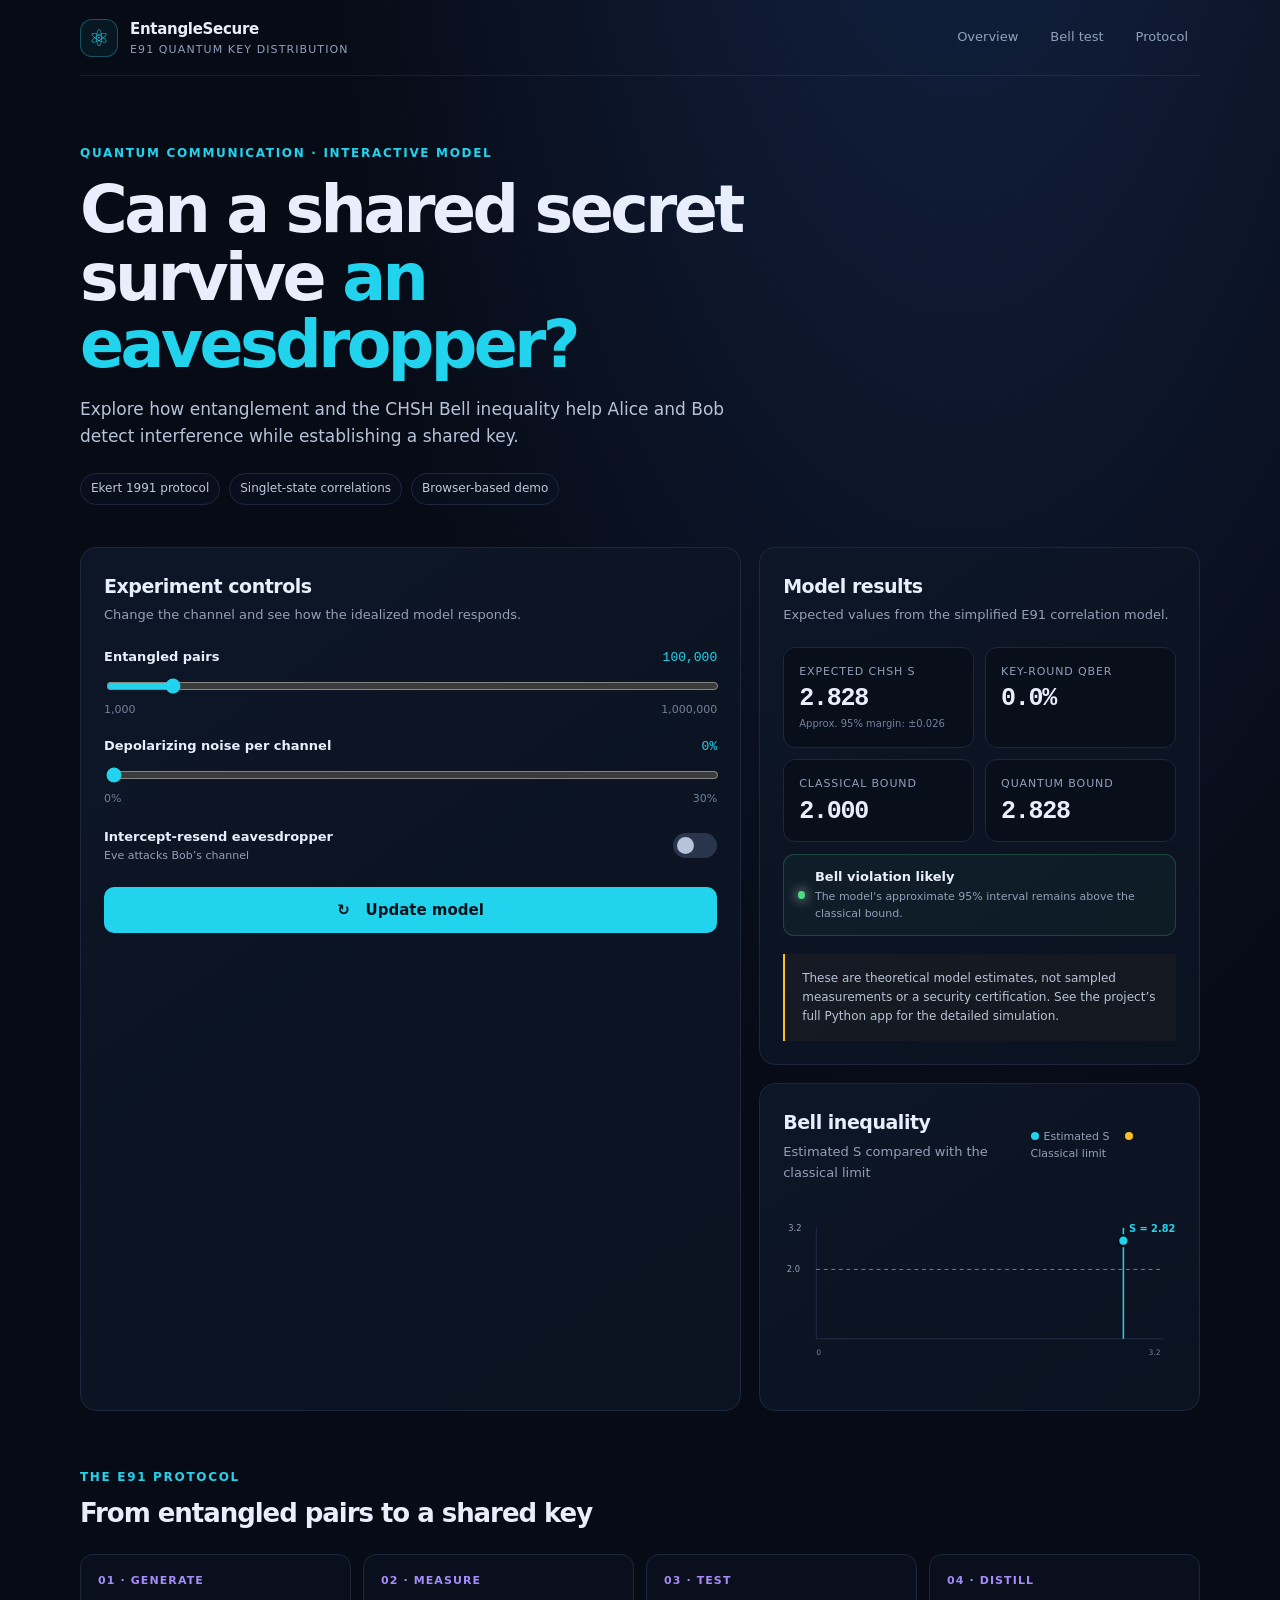
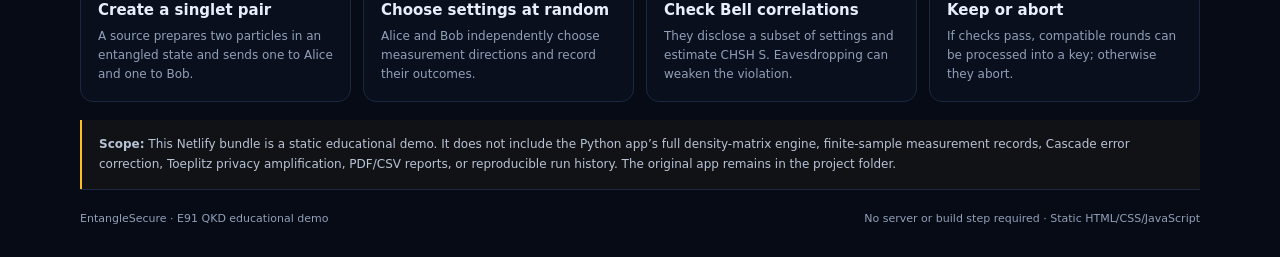
<file: archive/EntangleSecure-E91/netlify-site/index.html>
<!doctype html>
<html lang="en">
<head>
  <meta charset="utf-8">
  <meta name="viewport" content="width=device-width, initial-scale=1">
  <meta name="theme-color" content="#070b16">
  <meta name="description" content="An interactive browser-based introduction to the E91 quantum key distribution protocol.">
  <title>EntangleSecure — E91 QKD</title>
  <style>
    :root {
      color-scheme: dark;
      --bg: #070b16;
      --surface: #0b1220;
      --raised: #101a2d;
      --line: #1c2740;
      --text: #e8eefb;
      --muted: #91a0b9;
      --cyan: #22d3ee;
      --violet: #a78bfa;
      --amber: #fbbf24;
      --green: #4ade80;
      --red: #fb7185;
    }
    * { box-sizing: border-box; }
    body {
      margin: 0;
      background: radial-gradient(ellipse at 75% -20%, #132344 0, transparent 48%), var(--bg);
      color: var(--text);
      font: 15px/1.6 system-ui, -apple-system, BlinkMacSystemFont, "Segoe UI", sans-serif;
    }
    button, input { font: inherit; }
    .wrap { width: min(1120px, calc(100% - 40px)); margin: auto; }
    header {
      height: 76px;
      display: flex;
      align-items: center;
      justify-content: space-between;
      border-bottom: 1px solid rgba(145,160,185,.13);
    }
    .brand { display: flex; align-items: center; gap: 12px; font-weight: 720; letter-spacing: -.02em; }
    .mark {
      display: grid; place-items: center; width: 38px; height: 38px;
      color: var(--cyan); border: 1px solid #22d3ee55; border-radius: 12px;
      background: #22d3ee10; font-size: 23px;
    }
    .brand small { display: block; color: var(--muted); font-size: 11px; font-weight: 500; letter-spacing: .1em; text-transform: uppercase; }
    nav { display: flex; gap: 8px; }
    nav a {
      color: var(--muted); text-decoration: none; padding: 8px 12px;
      border-radius: 9px; font-size: 13px;
    }
    nav a:hover, nav a:focus-visible { color: var(--text); background: var(--raised); outline: none; }
    .hero { padding: 68px 0 42px; max-width: 760px; }
    .eyebrow { color: var(--cyan); font-size: 12px; font-weight: 750; letter-spacing: .14em; text-transform: uppercase; }
    h1 { margin: 13px 0 16px; max-width: 730px; font-size: clamp(38px, 6vw, 65px); line-height: 1.04; letter-spacing: -.055em; }
    h1 span { color: var(--cyan); }
    .lead { max-width: 660px; color: #b7c3d8; font-size: 17px; }
    .chips { display: flex; flex-wrap: wrap; gap: 9px; margin-top: 23px; }
    .chip { border: 1px solid var(--line); background: #0b122099; color: #bdc9dc; padding: 5px 10px; border-radius: 99px; font-size: 12px; }
    .grid { display: grid; grid-template-columns: minmax(0, 1.2fr) minmax(300px, .8fr); gap: 18px; }
    .card { border: 1px solid var(--line); border-radius: 16px; background: linear-gradient(145deg, #0d1627, var(--surface)); padding: 23px; }
    .card h2 { margin: 0 0 4px; font-size: 19px; letter-spacing: -.025em; }
    .sub { margin: 0 0 21px; color: var(--muted); font-size: 13px; }
    .control { margin: 18px 0; }
    .control-top { display: flex; align-items: baseline; justify-content: space-between; gap: 10px; margin-bottom: 8px; }
    label { font-size: 13px; font-weight: 650; }
    output { color: var(--cyan); font: 13px ui-monospace, SFMono-Regular, Menlo, monospace; }
    input[type="range"] { width: 100%; accent-color: var(--cyan); cursor: pointer; }
    .range-ends { display: flex; justify-content: space-between; color: #71819e; font-size: 11px; }
    .switchline { display: flex; justify-content: space-between; align-items: center; margin: 19px 0 4px; }
    .switchline p { margin: 0; font-size: 13px; font-weight: 650; }
    .switchline small { display: block; color: var(--muted); font-size: 11px; font-weight: 400; }
    .toggle { position: relative; width: 44px; height: 25px; }
    .toggle input { opacity: 0; width: 0; height: 0; }
    .slider { position: absolute; inset: 0; border-radius: 20px; background: #28354c; cursor: pointer; transition: .2s; }
    .slider::before { content: ""; position: absolute; width: 17px; height: 17px; left: 4px; top: 4px; border-radius: 50%; background: #b7c3d8; transition: .2s; }
    .toggle input:checked + .slider { background: #22d3ee77; }
    .toggle input:checked + .slider::before { transform: translateX(19px); background: white; }
    .toggle input:focus-visible + .slider { outline: 2px solid white; outline-offset: 3px; }
    .button {
      display: inline-flex; align-items: center; justify-content: center; gap: 8px;
      width: 100%; margin-top: 18px; padding: 11px 15px; border: 0; border-radius: 10px;
      color: #04121b; background: var(--cyan); font-weight: 750; cursor: pointer;
    }
    .button:hover { background: #67e8f9; }
    .metrics { display: grid; grid-template-columns: 1fr 1fr; gap: 11px; }
    .metric { padding: 15px; border: 1px solid var(--line); border-radius: 12px; background: #080e1a; }
    .metric span { display: block; color: var(--muted); font-size: 11px; text-transform: uppercase; letter-spacing: .08em; }
    .metric strong { display: block; margin-top: 4px; font: 650 25px ui-monospace, SFMono-Regular, Menlo, monospace; letter-spacing: -.05em; }
    .estimate { display: block; margin-top: 3px; color: #71819e; font-size: 10px; }
    .status { display: flex; align-items: center; gap: 10px; margin-top: 12px; padding: 12px 14px; border: 1px solid #4ade8038; border-radius: 11px; background: #4ade800b; }
    .dot { width: 8px; height: 8px; border-radius: 50%; background: var(--green); box-shadow: 0 0 12px currentColor; }
    .status strong { display: block; font-size: 13px; }
    .status small { display: block; color: var(--muted); font-size: 11px; }
    .status.warn { border-color: #fbbf2438; background: #fbbf240b; }
    .status.warn .dot { background: var(--amber); }
    .status.bad { border-color: #fb718538; background: #fb71850b; }
    .status.bad .dot { background: var(--red); }
    .chart-card { margin-top: 18px; }
    .chart-head { display: flex; justify-content: space-between; align-items: center; gap: 12px; }
    .legend { color: var(--muted); font-size: 11px; }
    .legend i { display: inline-block; width: 8px; height: 8px; margin: 0 5px 0 12px; border-radius: 50%; background: var(--cyan); }
    .legend i:first-child { margin-left: 0; }
    .legend i.classical { background: var(--amber); }
    #chart { display: block; width: 100%; height: 196px; margin-top: 8px; }
    .section { margin-top: 57px; }
    .section-title { margin-bottom: 20px; }
    .section-title h2 { margin: 5px 0; font-size: 26px; letter-spacing: -.04em; }
    .steps { display: grid; grid-template-columns: repeat(4, 1fr); gap: 12px; }
    .step { padding: 17px; border: 1px solid var(--line); border-radius: 13px; background: #0b1220a8; }
    .step b { display: block; color: var(--violet); font-size: 11px; letter-spacing: .1em; }
    .step h3 { margin: 8px 0 5px; font-size: 15px; }
    .step p { margin: 0; color: var(--muted); font-size: 12px; }
    .note { margin-top: 18px; padding: 15px 17px; border-left: 2px solid var(--amber); background: #fbbf2409; color: #b8c3d5; font-size: 12px; }
    footer { display: flex; justify-content: space-between; gap: 16px; margin-top: 58px; padding: 20px 0 30px; border-top: 1px solid var(--line); color: var(--muted); font-size: 11px; }
    @media (max-width: 760px) {
      nav a { padding: 7px; font-size: 12px; }
      .hero { padding-top: 48px; }
      .grid { grid-template-columns: 1fr; }
      .steps { grid-template-columns: 1fr 1fr; }
    }
    @media (max-width: 480px) {
      .wrap { width: min(100% - 28px, 1120px); }
      header { height: 66px; }
      nav a:nth-child(3) { display: none; }
      .hero { padding: 40px 0 30px; }
      .card { padding: 18px; }
      .steps { grid-template-columns: 1fr; }
      footer { flex-direction: column; }
    }
    @media (prefers-reduced-motion: reduce) { *, *::before, *::after { scroll-behavior: auto !important; transition-duration: .01ms !important; } }
  </style>
</head>
<body>
  <header class="wrap">
    <div class="brand"><div class="mark" aria-hidden="true">⚛</div><div>EntangleSecure<small>E91 quantum key distribution</small></div></div>
    <nav aria-label="Main navigation">
      <a href="#overview">Overview</a><a href="#lab">Bell test</a><a href="#protocol">Protocol</a>
    </nav>
  </header>

  <main class="wrap">
    <section class="hero" id="overview">
      <div class="eyebrow">Quantum communication · Interactive model</div>
      <h1>Can a shared secret survive <span>an eavesdropper?</span></h1>
      <p class="lead">Explore how entanglement and the CHSH Bell inequality help Alice and Bob detect interference while establishing a shared key.</p>
      <div class="chips"><span class="chip">Ekert 1991 protocol</span><span class="chip">Singlet-state correlations</span><span class="chip">Browser-based demo</span></div>
    </section>

    <section class="grid" id="lab" aria-label="Interactive Bell test">
      <div class="card">
        <h2>Experiment controls</h2>
        <p class="sub">Change the channel and see how the idealized model responds.</p>
        <div class="control">
          <div class="control-top"><label for="pairs">Entangled pairs</label><output id="pairs-out">100,000</output></div>
          <input id="pairs" type="range" min="1000" max="1000000" step="1000" value="100000">
          <div class="range-ends"><span>1,000</span><span>1,000,000</span></div>
        </div>
        <div class="control">
          <div class="control-top"><label for="noise">Depolarizing noise per channel</label><output id="noise-out">0%</output></div>
          <input id="noise" type="range" min="0" max="30" step="1" value="0">
          <div class="range-ends"><span>0%</span><span>30%</span></div>
        </div>
        <div class="switchline">
          <p>Intercept-resend eavesdropper<small>Eve attacks Bob’s channel</small></p>
          <label class="toggle" aria-label="Enable Eve"><input id="eve" type="checkbox"><span class="slider"></span></label>
        </div>
        <div class="control" id="eve-control" hidden>
          <div class="control-top"><label for="attack">Fraction of pairs intercepted</label><output id="attack-out">100%</output></div>
          <input id="attack" type="range" min="0" max="100" step="1" value="100">
          <div class="range-ends"><span>0%</span><span>100%</span></div>
        </div>
        <button class="button" id="run">↻ &nbsp; Update model</button>
      </div>
      <div>
        <div class="card">
          <h2>Model results</h2>
          <p class="sub">Expected values from the simplified E91 correlation model.</p>
          <div class="metrics">
            <div class="metric"><span>Expected CHSH S</span><strong id="s-value">2.828</strong><small class="estimate" id="s-margin">Approx. 95% margin: ±0.000</small></div>
            <div class="metric"><span>Key-round QBER</span><strong id="qber-value">0.0%</strong></div>
            <div class="metric"><span>Classical bound</span><strong>2.000</strong></div>
            <div class="metric"><span>Quantum bound</span><strong>2.828</strong></div>
          </div>
          <div class="status" id="verdict" role="status" aria-live="polite">
            <span class="dot"></span><div><strong id="verdict-title">Bell violation expected</strong><small id="verdict-copy">Correlations exceed the classical bound in this model.</small></div>
          </div>
          <div class="note">These are theoretical model estimates, not sampled measurements or a security certification. See the project’s full Python app for the detailed simulation.</div>
        </div>
        <div class="card chart-card">
          <div class="chart-head"><div><h2>Bell inequality</h2><p class="sub" style="margin-bottom:0">Estimated S compared with the classical limit</p></div><div class="legend"><i></i>Estimated S <i class="classical"></i>Classical limit</div></div>
          <svg id="chart" viewBox="0 0 520 196" role="img" aria-label="Chart showing the estimated CHSH value and classical bound"></svg>
        </div>
      </div>
    </section>

    <section class="section" id="protocol">
      <div class="section-title"><div class="eyebrow">The E91 protocol</div><h2>From entangled pairs to a shared key</h2></div>
      <div class="steps">
        <article class="step"><b>01 · GENERATE</b><h3>Create a singlet pair</h3><p>A source prepares two particles in an entangled state and sends one to Alice and one to Bob.</p></article>
        <article class="step"><b>02 · MEASURE</b><h3>Choose settings at random</h3><p>Alice and Bob independently choose measurement directions and record their outcomes.</p></article>
        <article class="step"><b>03 · TEST</b><h3>Check Bell correlations</h3><p>They disclose a subset of settings and estimate CHSH S. Eavesdropping can weaken the violation.</p></article>
        <article class="step"><b>04 · DISTILL</b><h3>Keep or abort</h3><p>If checks pass, compatible rounds can be processed into a key; otherwise they abort.</p></article>
      </div>
      <div class="note"><strong>Scope:</strong> This Netlify bundle is a static educational demo. It does not include the Python app’s full density-matrix engine, finite-sample measurement records, Cascade error correction, Toeplitz privacy amplification, PDF/CSV reports, or reproducible run history. The original app remains in the project folder.</div>
    </section>
  </main>
  <footer class="wrap"><span>EntangleSecure · E91 QKD educational demo</span><span>No server or build step required · Static HTML/CSS/JavaScript</span></footer>

  <script>
    const $ = (id) => document.getElementById(id);
    const rad = Math.PI / 180;
    const alice = [0, 45, 90];
    const bob = [45, 90, 135];

    function model() {
      const visibility = (1 - Number($("noise").value) / 100) ** 2;
      const attack = $("eve").checked ? Number($("attack").value) / 100 : 0;
      const corr = (a, b) => {
        const ideal = -Math.cos((a - b) * rad);
        const eveMean = bob.reduce((sum, theta) =>
          sum - Math.cos((a - theta) * rad) * Math.cos((b - theta) * rad), 0) / bob.length;
        return visibility * ((1 - attack) * ideal + attack * eveMean);
      };
      const terms = [corr(alice[2], bob[0]), corr(alice[2], bob[2]),
        corr(alice[0], bob[0]), corr(alice[0], bob[2])];
      const signedS = terms[0] + terms[1] + terms[2] - terms[3];
      const s = Math.abs(signedS);
      const pairsPerSetting = Number($("pairs").value) / 9;
      const sigmaS = Math.sqrt(terms.reduce((sum, e) => sum + (1 - e * e) / pairsPerSetting, 0));
      const margin = 1.96 * sigmaS;
      const qber = ((1 + corr(alice[1], bob[0])) + (1 + corr(alice[2], bob[1]))) / 4;
      $("s-value").textContent = s.toFixed(3);
      $("s-margin").textContent = "Approx. 95% margin: ±" + margin.toFixed(3);
      $("qber-value").textContent = (qber * 100).toFixed(1) + "%";
      const verdict = $("verdict");
      const clearViolation = s - margin > 2;
      verdict.className = "status" + (clearViolation ? "" : s + margin > 2 ? " warn" : " bad");
      $("verdict-title").textContent = clearViolation ? "Bell violation likely" : s + margin > 2 ? "Inconclusive near the classical bound" : "No Bell violation expected";
      $("verdict-copy").textContent = clearViolation
        ? "The model's approximate 95% interval remains above the classical bound."
        : s + margin > 2
          ? "The approximate 95% interval overlaps the classical bound."
          : "The model's approximate 95% interval is below the classical bound.";
      drawChart(s);
    }

    function drawChart(s) {
      const svg = $("chart");
      const min = 0, max = 3.2, left = 44, right = 504, top = 17, bottom = 164;
      const y = (v) => bottom - ((v - min) / (max - min)) * (bottom - top);
      const x = (v) => left + (v / max) * (right - left);
      const classicalY = y(2);
      svg.innerHTML = `
        <line x1="${left}" y1="${bottom}" x2="${right}" y2="${bottom}" stroke="#293651"/>
        <line x1="${left}" y1="${top}" x2="${left}" y2="${bottom}" stroke="#293651"/>
        <line x1="${left}" y1="${classicalY}" x2="${right}" y2="${classicalY}" stroke="#fbbf24" stroke-dasharray="5 5" opacity=".8"/>
        <text x="5" y="${classicalY + 4}" fill="#91a0b9" font-size="11">2.0</text>
        <text x="7" y="${top + 4}" fill="#91a0b9" font-size="11">3.2</text>
        <text x="${left}" y="185" fill="#71819e" font-size="10">0</text>
        <text x="${right - 20}" y="185" fill="#71819e" font-size="10">3.2</text>
        <line x1="${x(s)}" y1="${top}" x2="${x(s)}" y2="${bottom}" stroke="#22d3ee" stroke-width="2"/>
        <circle cx="${x(s)}" cy="${y(s)}" r="7" fill="#22d3ee" stroke="#07111a" stroke-width="3"/>
        <text x="${Math.min(x(s) + 10, right - 46)}" y="${y(s) - 12}" fill="#22d3ee" font-size="13" font-weight="700">S = ${s.toFixed(3)}</text>`;
    }

    $("pairs").addEventListener("input", () => {
      $("pairs-out").textContent = Number($("pairs").value).toLocaleString();
      model();
    });
    $("noise").addEventListener("input", () => $("noise-out").textContent = $("noise").value + "%");
    $("attack").addEventListener("input", () => $("attack-out").textContent = $("attack").value + "%");
    $("eve").addEventListener("change", () => {
      $("eve-control").hidden = !$("eve").checked;
      model();
    });
    $("run").addEventListener("click", model);
    $("noise").addEventListener("input", model);
    $("attack").addEventListener("input", model);
    model();
  </script>
</body>
</html>
</file>
